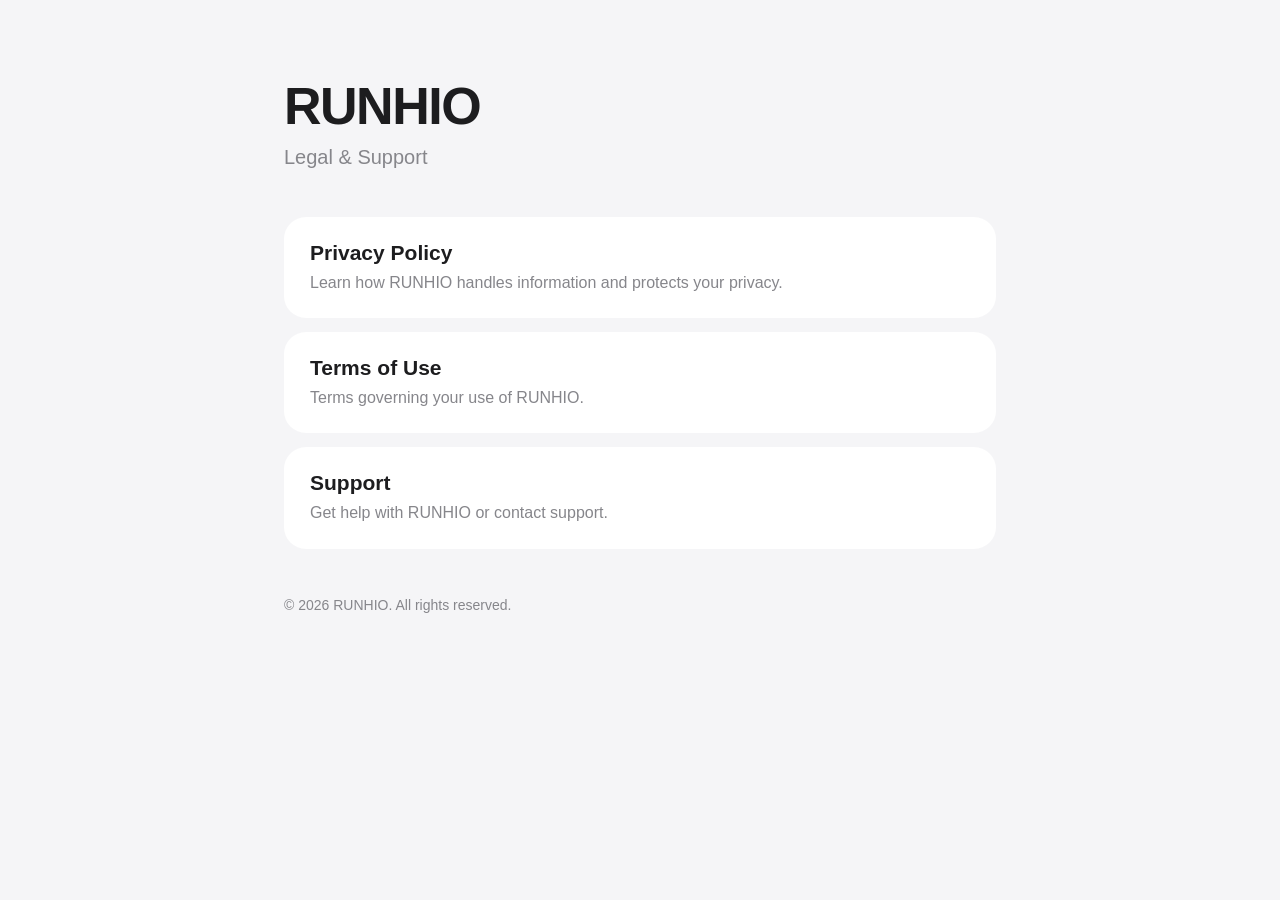
<file: index.html>
<!DOCTYPE html>
<html lang="en">
<head>
  <meta charset="UTF-8">
  <meta name="viewport" content="width=device-width, initial-scale=1.0">

  <title>RUNHIO — Legal & Support</title>

  <style>
    * {
      box-sizing: border-box;
    }

    body {
      margin: 0;
      font-family: -apple-system, BlinkMacSystemFont, "SF Pro Text",
                   "Helvetica Neue", Arial, sans-serif;
      background: #f5f5f7;
      color: #1d1d1f;
    }

    .container {
      max-width: 760px;
      margin: 0 auto;
      padding: 80px 24px;
    }

    h1 {
      font-size: 52px;
      line-height: 1;
      margin: 0 0 14px;
      letter-spacing: -1.5px;
    }

    .subtitle {
      font-size: 20px;
      color: #86868b;
      margin-bottom: 48px;
    }

    .card {
      display: block;
      background: #ffffff;
      border-radius: 22px;
      padding: 24px 26px;
      margin-bottom: 14px;
      text-decoration: none;
      color: #1d1d1f;
      transition: transform 0.15s ease;
    }

    .card:hover {
      transform: scale(1.01);
    }

    .title {
      font-size: 21px;
      font-weight: 600;
      margin-bottom: 6px;
    }

    .description {
      font-size: 16px;
      line-height: 1.45;
      color: #86868b;
    }

    footer {
      margin-top: 46px;
      color: #86868b;
      font-size: 14px;
      line-height: 1.5;
    }

    @media (max-width: 600px) {
      .container {
        padding: 56px 20px;
      }

      h1 {
        font-size: 44px;
      }

      .subtitle {
        font-size: 18px;
        margin-bottom: 36px;
      }
    }
  </style>
</head>

<body>
  <main class="container">
    <h1>RUNHIO</h1>
    <div class="subtitle">Legal &amp; Support</div>

    <a class="card" href="privacy/">
      <div class="title">Privacy Policy</div>
      <div class="description">
        Learn how RUNHIO handles information and protects your privacy.
      </div>
    </a>

    <a class="card" href="terms/">
      <div class="title">Terms of Use</div>
      <div class="description">
        Terms governing your use of RUNHIO.
      </div>
    </a>

    <a class="card" href="support/">
      <div class="title">Support</div>
      <div class="description">
        Get help with RUNHIO or contact support.
      </div>
    </a>

    <footer>
      © 2026 RUNHIO. All rights reserved.
    </footer>
  </main>
</body>
</html>
</file>
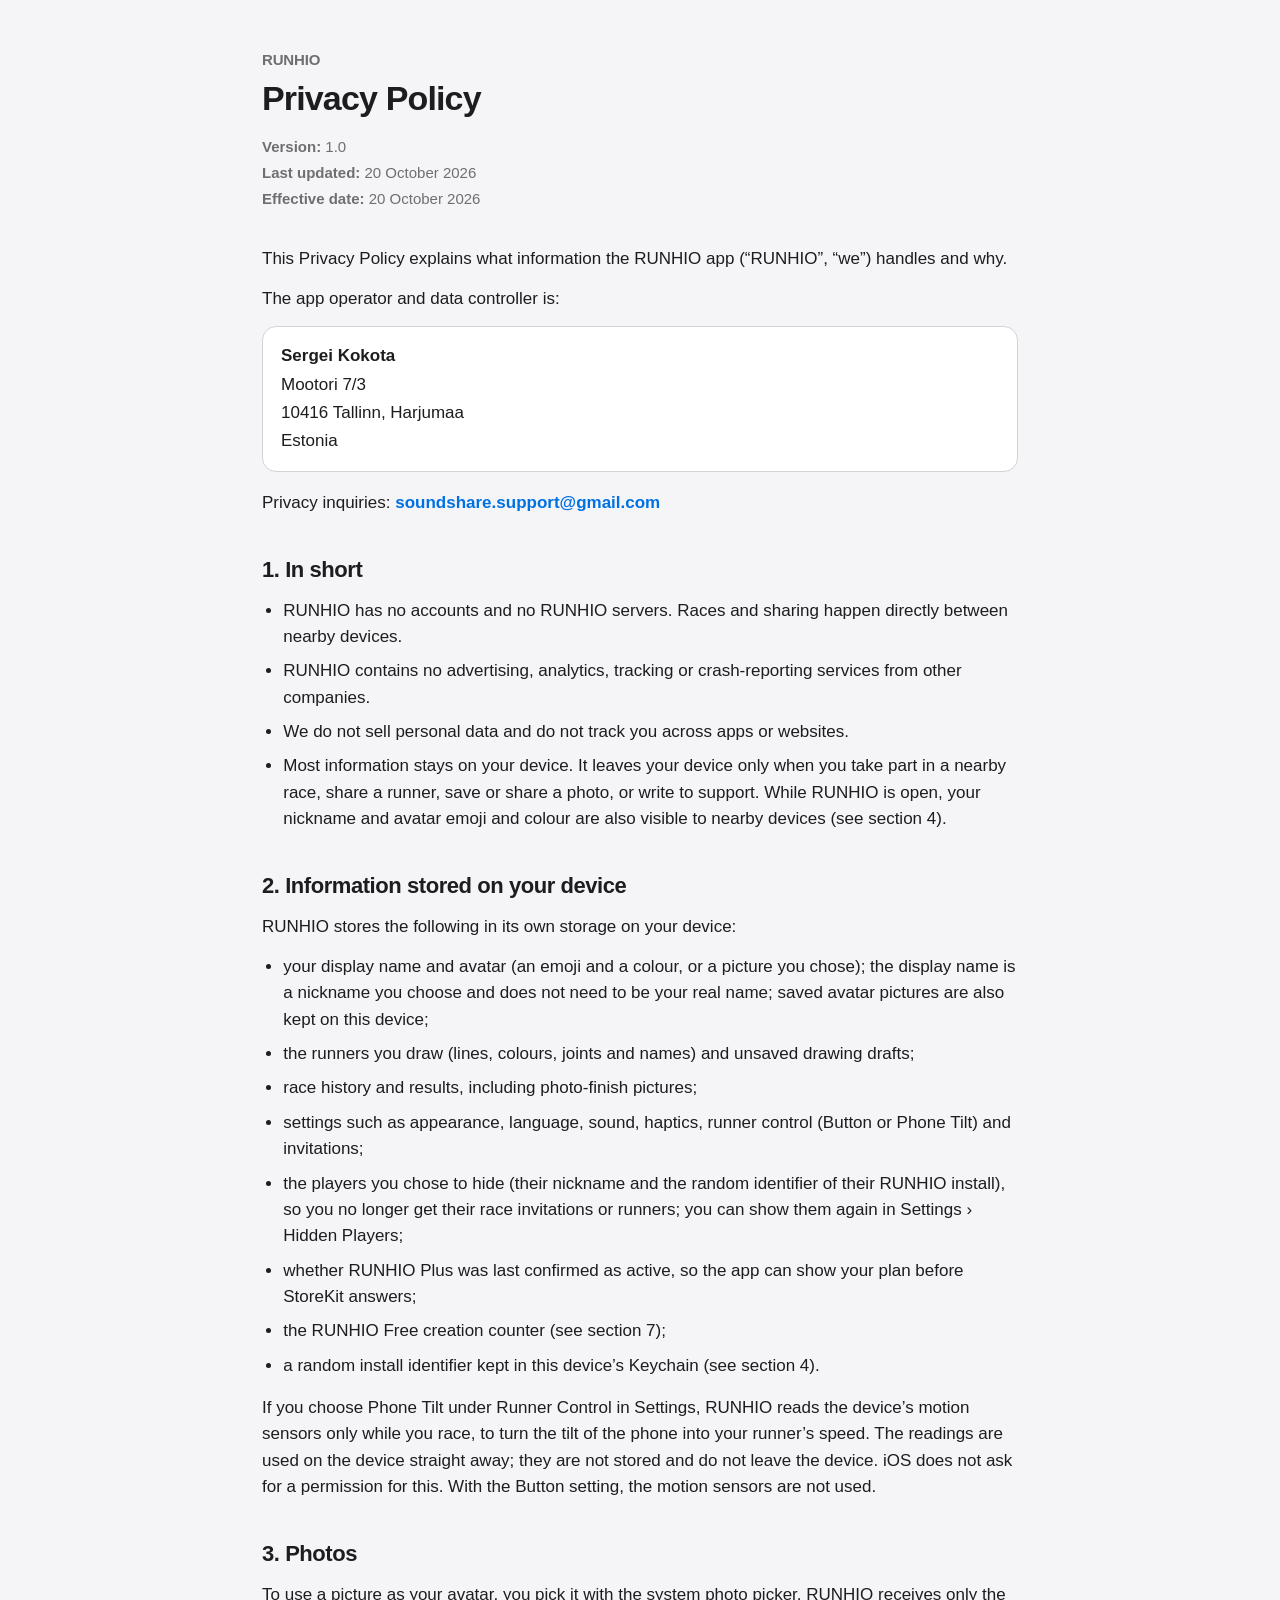
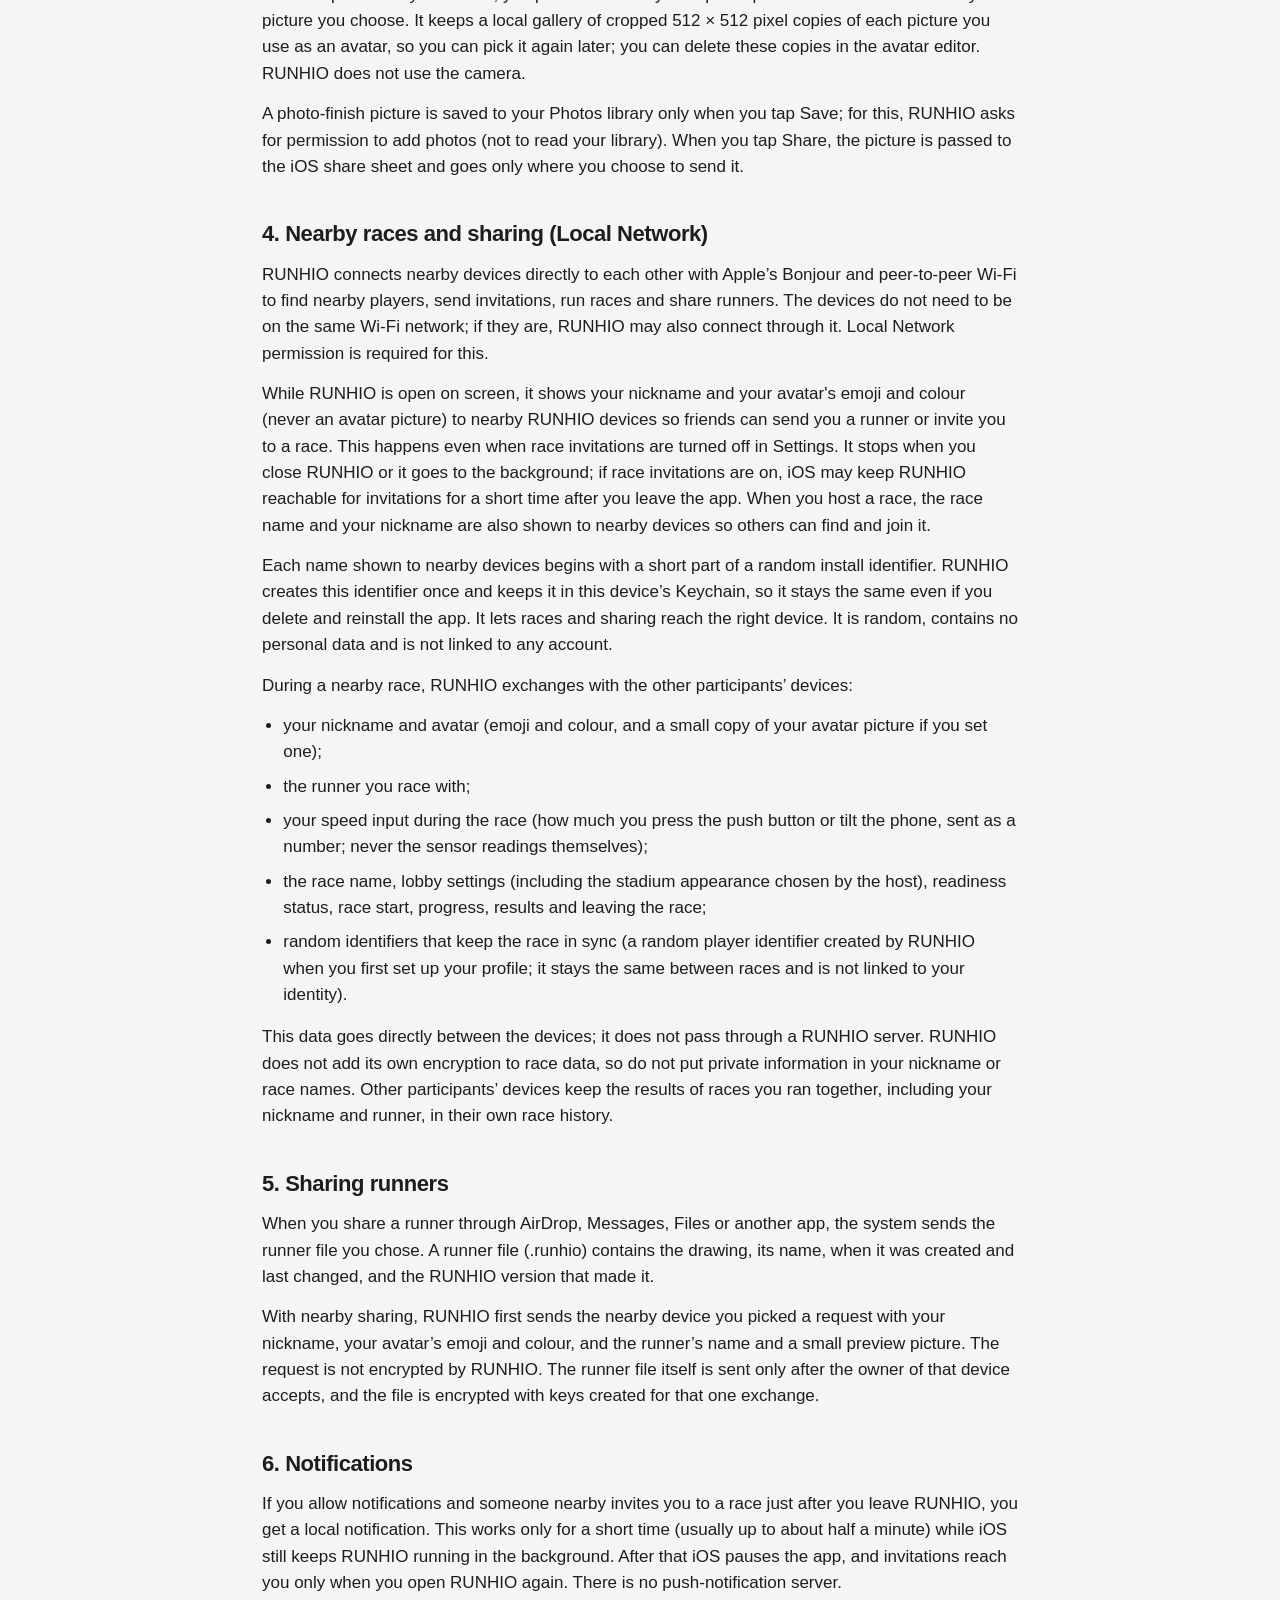
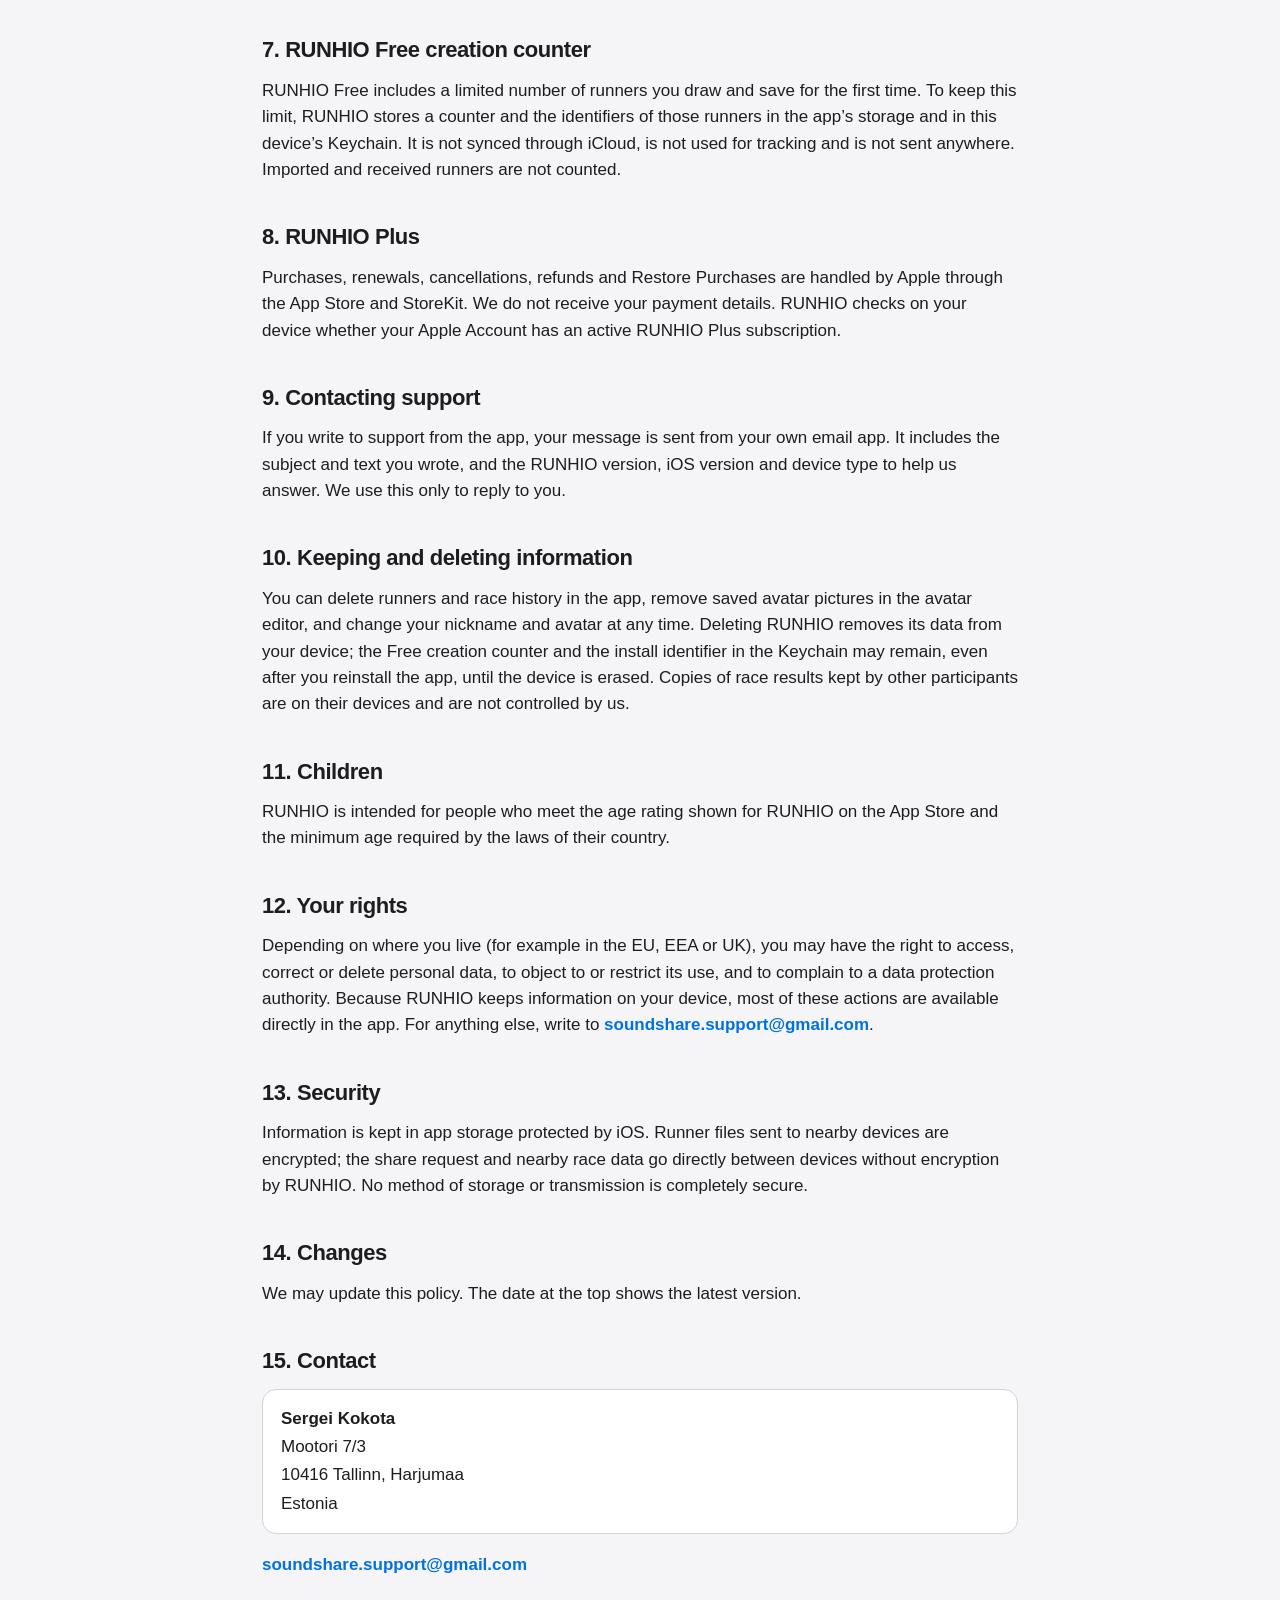
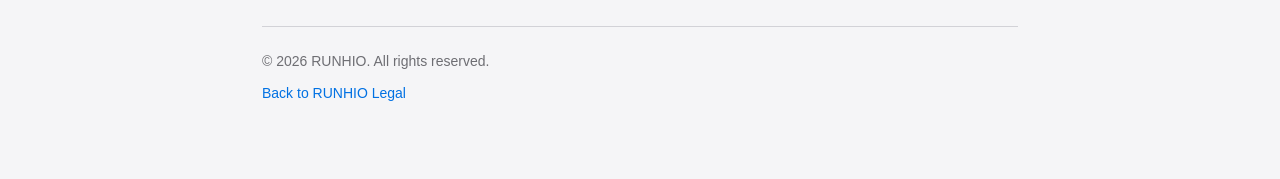
<file: privacy/index.html>
<!doctype html>
<html lang="en"><head><meta charset="utf-8"><meta name="viewport" content="width=device-width, initial-scale=1"><title>RUNHIO — Privacy Policy</title><style>
    :root {
      color-scheme: light;
      --bg: #f5f5f7;
      --surface: #ffffff;
      --text: #1d1d1f;
      --secondary: #6e6e73;
      --rule: #d2d2d7;
      --link: #0071e3;
      --max: 800px;
    }

    * {
      box-sizing: border-box;
    }

    body {
      margin: 0;
      background: var(--bg);
      color: var(--text);
      font-family: -apple-system, BlinkMacSystemFont, "SF Pro Text",
                   "Segoe UI", sans-serif;
      font-size: 17px;
      line-height: 1.55;
      -webkit-text-size-adjust: 100%;
    }

    main {
      max-width: var(--max);
      margin: 0 auto;
      padding: 48px 22px 64px;
    }

    .brand {
      font-size: 15px;
      font-weight: 600;
      letter-spacing: -0.01em;
      color: var(--secondary);
      margin: 0 0 8px;
    }

    h1 {
      margin: 0 0 18px;
      font-size: 34px;
      line-height: 1.15;
      font-weight: 700;
      letter-spacing: -0.025em;
    }

    .meta {
      margin: 0 0 36px;
      color: var(--secondary);
      font-size: 15px;
      line-height: 1.45;
    }

    .meta p {
      margin: 0 0 4px;
    }

    h2 {
      margin: 40px 0 14px;
      font-size: 22px;
      line-height: 1.25;
      font-weight: 650;
      letter-spacing: -0.02em;
    }

    p {
      margin: 0 0 14px;
    }

    ul {
      margin: 0 0 16px;
      padding-left: 1.25em;
    }

    li {
      margin: 0 0 8px;
    }

    strong {
      font-weight: 600;
    }

    a {
      color: var(--link);
      text-decoration: none;
    }

    a:hover {
      text-decoration: underline;
    }

    .controller {
      margin: 0 0 18px;
      padding: 16px 18px;
      background: var(--surface);
      border: 1px solid var(--rule);
      border-radius: 14px;
    }

    .controller p {
      margin: 0;
    }

    .controller p + p {
      margin-top: 2px;
    }

    footer {
      margin-top: 48px;
      padding-top: 24px;
      border-top: 1px solid var(--rule);
      color: var(--secondary);
      font-size: 14px;
    }

    footer p {
      margin: 0 0 10px;
    }

    @media (max-width: 480px) {
      main {
        padding: 32px 18px 48px;
      }

      h1 {
        font-size: 30px;
      }

      h2 {
        font-size: 20px;
      }
    }
  </style></head><body><main><p class="brand">RUNHIO</p><h1>Privacy Policy</h1><div class="meta"><p><strong>Version:</strong> 1.0</p><p><strong>Last updated:</strong> 20 October 2026</p><p><strong>Effective date:</strong> 20 October 2026</p></div><p>This Privacy Policy explains what information the RUNHIO app (“RUNHIO”, “we”) handles and why.</p><p>The app operator and data controller is:</p><div class="controller"><p><strong>Sergei Kokota</strong></p><p>Mootori 7/3</p><p>10416 Tallinn, Harjumaa</p><p>Estonia</p></div><p>Privacy inquiries: <a href="mailto:soundshare.support@gmail.com"><strong>soundshare.support@gmail.com</strong></a></p><h2>1. In short</h2>
<ul><li>RUNHIO has no accounts and no RUNHIO servers. Races and sharing happen directly between nearby devices.</li><li>RUNHIO contains no advertising, analytics, tracking or crash-reporting services from other companies.</li><li>We do not sell personal data and do not track you across apps or websites.</li><li>Most information stays on your device. It leaves your device only when you take part in a nearby race, share a runner, save or share a photo, or write to support. While RUNHIO is open, your nickname and avatar emoji and colour are also visible to nearby devices (see section 4).</li></ul>
<h2>2. Information stored on your device</h2>
<p>RUNHIO stores the following in its own storage on your device:</p>
<ul><li>your display name and avatar (an emoji and a colour, or a picture you chose); the display name is a nickname you choose and does not need to be your real name; saved avatar pictures are also kept on this device;</li><li>the runners you draw (lines, colours, joints and names) and unsaved drawing drafts;</li><li>race history and results, including photo-finish pictures;</li><li>settings such as appearance, language, sound, haptics, runner control (Button or Phone Tilt) and invitations;</li><li>the players you chose to hide (their nickname and the random identifier of their RUNHIO install), so you no longer get their race invitations or runners; you can show them again in Settings › Hidden Players;</li><li>whether RUNHIO Plus was last confirmed as active, so the app can show your plan before StoreKit answers;</li><li>the RUNHIO Free creation counter (see section 7);</li><li>a random install identifier kept in this device’s Keychain (see section 4).</li></ul>
<p>If you choose Phone Tilt under Runner Control in Settings, RUNHIO reads the device’s motion sensors only while you race, to turn the tilt of the phone into your runner’s speed. The readings are used on the device straight away; they are not stored and do not leave the device. iOS does not ask for a permission for this. With the Button setting, the motion sensors are not used.</p>
<h2>3. Photos</h2>
<p>To use a picture as your avatar, you pick it with the system photo picker. RUNHIO receives only the picture you choose. It keeps a local gallery of cropped 512 × 512 pixel copies of each picture you use as an avatar, so you can pick it again later; you can delete these copies in the avatar editor. RUNHIO does not use the camera.</p>
<p>A photo-finish picture is saved to your Photos library only when you tap Save; for this, RUNHIO asks for permission to add photos (not to read your library). When you tap Share, the picture is passed to the iOS share sheet and goes only where you choose to send it.</p>
<h2>4. Nearby races and sharing (Local Network)</h2>
<p>RUNHIO connects nearby devices directly to each other with Apple’s Bonjour and peer-to-peer Wi-Fi to find nearby players, send invitations, run races and share runners. The devices do not need to be on the same Wi-Fi network; if they are, RUNHIO may also connect through it. Local Network permission is required for this.</p>
<p>While RUNHIO is open on screen, it shows your nickname and your avatar's emoji and colour (never an avatar picture) to nearby RUNHIO devices so friends can send you a runner or invite you to a race. This happens even when race invitations are turned off in Settings. It stops when you close RUNHIO or it goes to the background; if race invitations are on, iOS may keep RUNHIO reachable for invitations for a short time after you leave the app. When you host a race, the race name and your nickname are also shown to nearby devices so others can find and join it.</p>
<p>Each name shown to nearby devices begins with a short part of a random install identifier. RUNHIO creates this identifier once and keeps it in this device’s Keychain, so it stays the same even if you delete and reinstall the app. It lets races and sharing reach the right device. It is random, contains no personal data and is not linked to any account.</p>
<p>During a nearby race, RUNHIO exchanges with the other participants’ devices:</p>
<ul><li>your nickname and avatar (emoji and colour, and a small copy of your avatar picture if you set one);</li><li>the runner you race with;</li><li>your speed input during the race (how much you press the push button or tilt the phone, sent as a number; never the sensor readings themselves);</li><li>the race name, lobby settings (including the stadium appearance chosen by the host), readiness status, race start, progress, results and leaving the race;</li><li>random identifiers that keep the race in sync (a random player identifier created by RUNHIO when you first set up your profile; it stays the same between races and is not linked to your identity).</li></ul>
<p>This data goes directly between the devices; it does not pass through a RUNHIO server. RUNHIO does not add its own encryption to race data, so do not put private information in your nickname or race names. Other participants’ devices keep the results of races you ran together, including your nickname and runner, in their own race history.</p>
<h2>5. Sharing runners</h2>
<p>When you share a runner through AirDrop, Messages, Files or another app, the system sends the runner file you chose. A runner file (.runhio) contains the drawing, its name, when it was created and last changed, and the RUNHIO version that made it.</p>
<p>With nearby sharing, RUNHIO first sends the nearby device you picked a request with your nickname, your avatar’s emoji and colour, and the runner’s name and a small preview picture. The request is not encrypted by RUNHIO. The runner file itself is sent only after the owner of that device accepts, and the file is encrypted with keys created for that one exchange.</p>
<h2>6. Notifications</h2>
<p>If you allow notifications and someone nearby invites you to a race just after you leave RUNHIO, you get a local notification. This works only for a short time (usually up to about half a minute) while iOS still keeps RUNHIO running in the background. After that iOS pauses the app, and invitations reach you only when you open RUNHIO again. There is no push-notification server.</p>
<h2>7. RUNHIO Free creation counter</h2>
<p>RUNHIO Free includes a limited number of runners you draw and save for the first time. To keep this limit, RUNHIO stores a counter and the identifiers of those runners in the app’s storage and in this device’s Keychain. It is not synced through iCloud, is not used for tracking and is not sent anywhere. Imported and received runners are not counted.</p>
<h2>8. RUNHIO Plus</h2>
<p>Purchases, renewals, cancellations, refunds and Restore Purchases are handled by Apple through the App Store and StoreKit. We do not receive your payment details. RUNHIO checks on your device whether your Apple Account has an active RUNHIO Plus subscription.</p>
<h2>9. Contacting support</h2>
<p>If you write to support from the app, your message is sent from your own email app. It includes the subject and text you wrote, and the RUNHIO version, iOS version and device type to help us answer. We use this only to reply to you.</p>
<h2>10. Keeping and deleting information</h2>
<p>You can delete runners and race history in the app, remove saved avatar pictures in the avatar editor, and change your nickname and avatar at any time. Deleting RUNHIO removes its data from your device; the Free creation counter and the install identifier in the Keychain may remain, even after you reinstall the app, until the device is erased. Copies of race results kept by other participants are on their devices and are not controlled by us.</p>
<h2>11. Children</h2>
<p>RUNHIO is intended for people who meet the age rating shown for RUNHIO on the App Store and the minimum age required by the laws of their country.</p>
<h2>12. Your rights</h2>
<p>Depending on where you live (for example in the EU, EEA or UK), you may have the right to access, correct or delete personal data, to object to or restrict its use, and to complain to a data protection authority. Because RUNHIO keeps information on your device, most of these actions are available directly in the app. For anything else, write to <strong><a href="mailto:soundshare.support@gmail.com">soundshare.support@gmail.com</a></strong>.</p>
<h2>13. Security</h2>
<p>Information is kept in app storage protected by iOS. Runner files sent to nearby devices are encrypted; the share request and nearby race data go directly between devices without encryption by RUNHIO. No method of storage or transmission is completely secure.</p>
<h2>14. Changes</h2>
<p>We may update this policy. The date at the top shows the latest version.</p>
<h2>15. Contact</h2><div class="controller"><p><strong>Sergei Kokota</strong></p><p>Mootori 7/3</p><p>10416 Tallinn, Harjumaa</p><p>Estonia</p></div><p><strong><a href="mailto:soundshare.support@gmail.com">soundshare.support@gmail.com</a></strong></p><footer><p>© 2026 RUNHIO. All rights reserved.</p><p><a href="../">Back to RUNHIO Legal</a></p></footer></main></body></html>
</file>
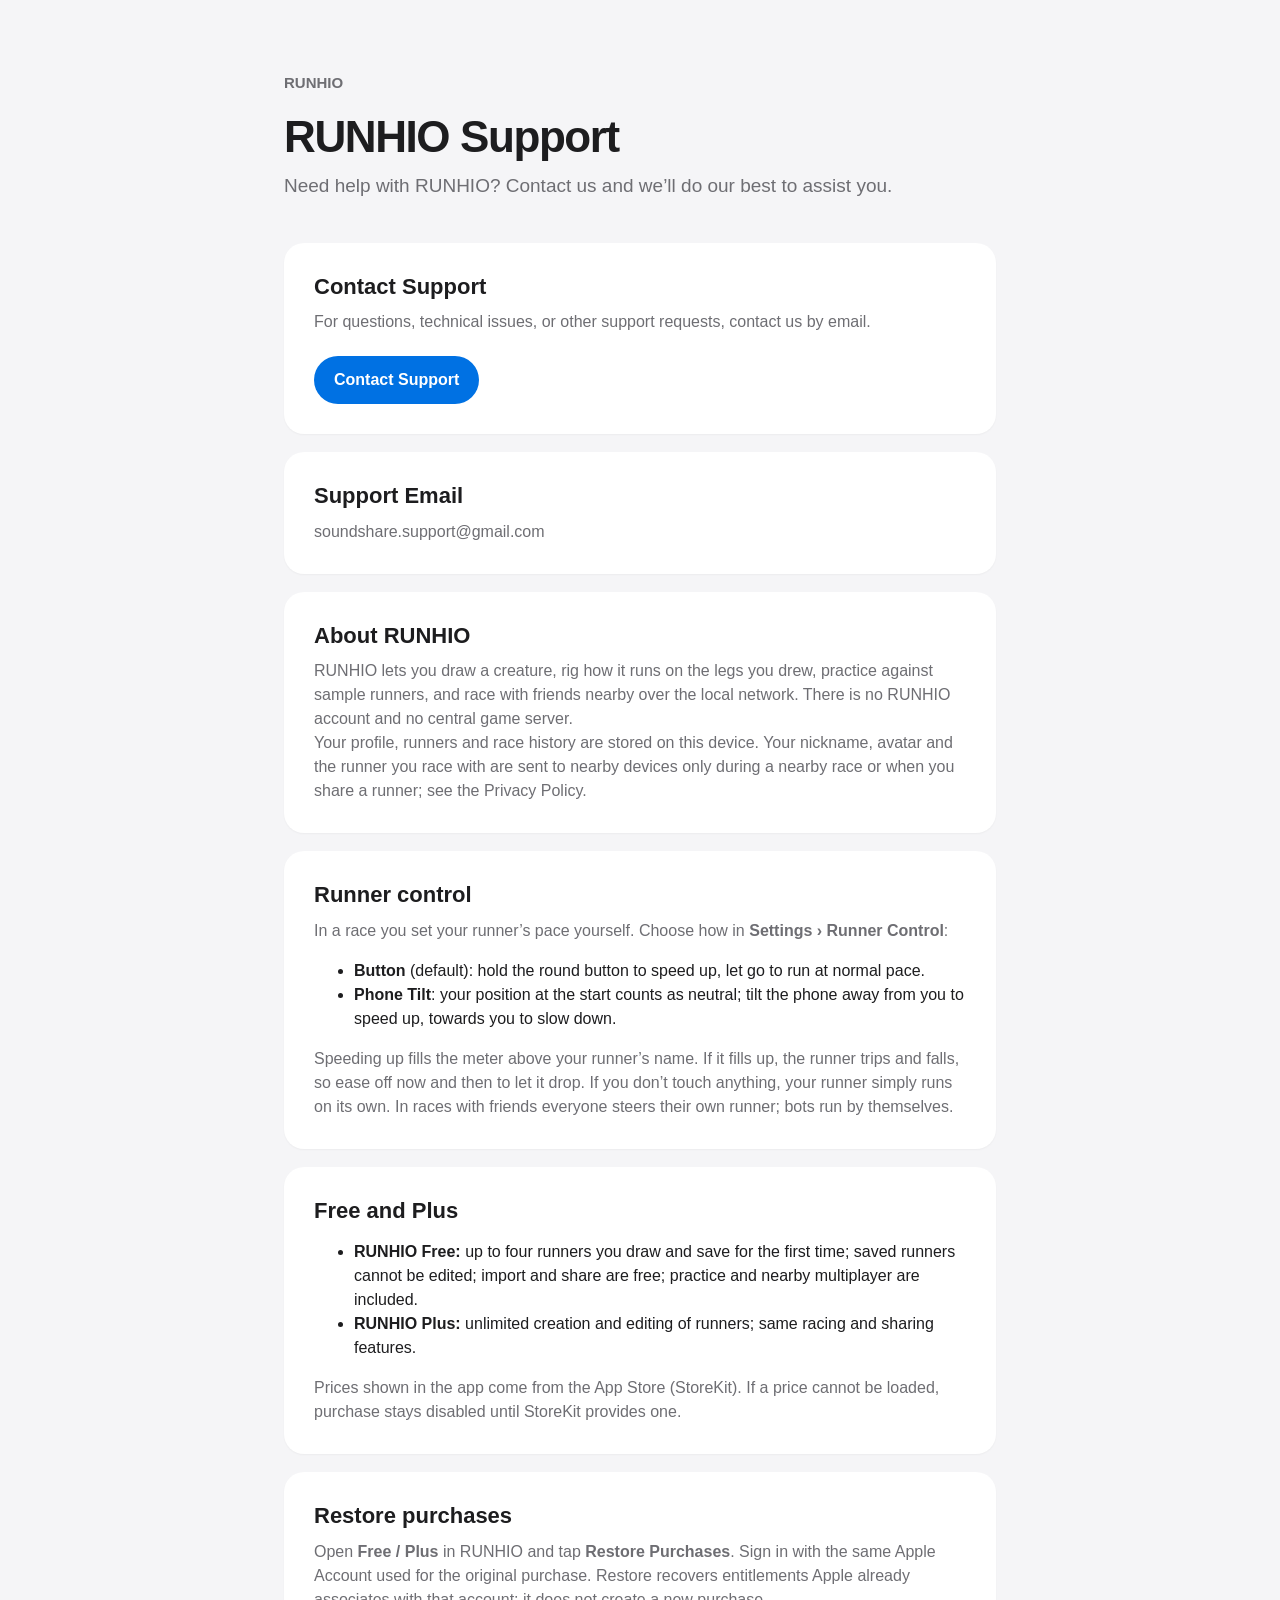
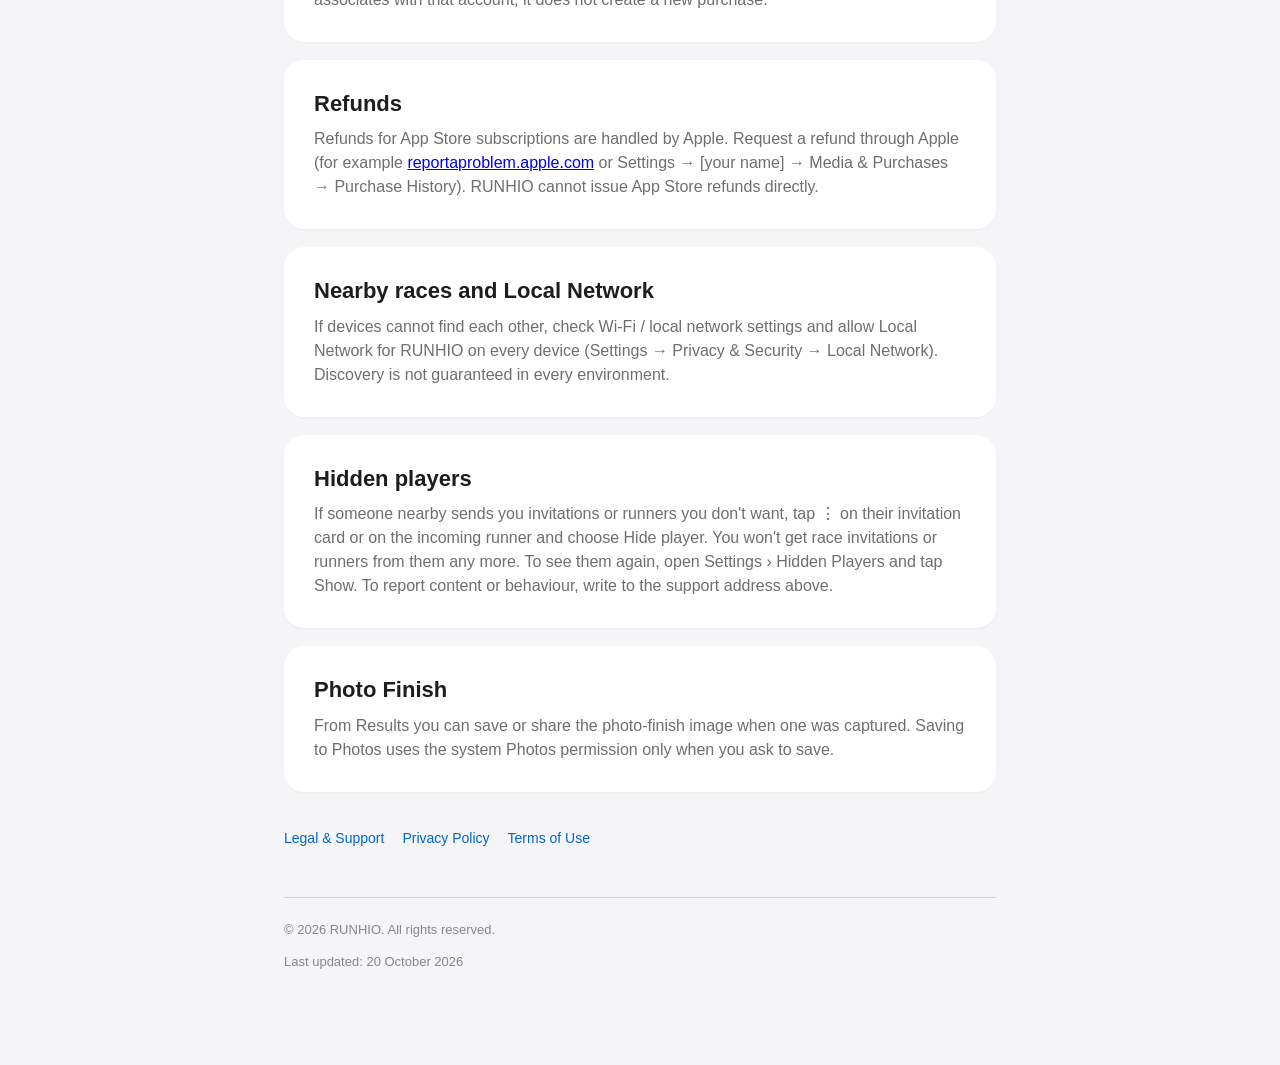
<file: support/index.html>
<!doctype html>
<html lang="en"><head><meta charset="utf-8"><meta name="viewport" content="width=device-width, initial-scale=1"><title>RUNHIO Support</title><style>
    * {
      box-sizing: border-box;
    }

    body {
      margin: 0;
      padding: 0;
      background: #f5f5f7;
      color: #1d1d1f;
      font-family: -apple-system, BlinkMacSystemFont, "SF Pro Text",
        "SF Pro Display", "Helvetica Neue", Arial, sans-serif;
      line-height: 1.5;
    }

    .container {
      max-width: 760px;
      margin: 0 auto;
      padding: 72px 24px 80px;
    }

    .brand {
      font-size: 15px;
      font-weight: 600;
      color: #6e6e73;
      margin-bottom: 18px;
    }

    h1 {
      margin: 0 0 12px;
      font-size: 44px;
      line-height: 1.08;
      letter-spacing: -1.4px;
      font-weight: 700;
    }

    .intro {
      margin: 0 0 42px;
      max-width: 620px;
      font-size: 19px;
      color: #6e6e73;
    }

    .card {
      background: #ffffff;
      border-radius: 20px;
      padding: 30px;
      margin-bottom: 18px;
      box-shadow: 0 1px 2px rgba(0, 0, 0, 0.04);
    }

    .card h2 {
      margin: 0 0 10px;
      font-size: 22px;
      line-height: 1.25;
      font-weight: 600;
    }

    .card p {
      margin: 0;
      font-size: 16px;
      color: #6e6e73;
    }

    .email {
      display: inline-block;
      margin-top: 22px;
      padding: 12px 20px;
      background: #0071e3;
      color: #ffffff;
      text-decoration: none;
      font-size: 16px;
      font-weight: 600;
      border-radius: 980px;
    }

    .email:hover {
      background: #0077ed;
    }

    .links {
      margin-top: 36px;
      display: flex;
      flex-wrap: wrap;
      gap: 18px;
      font-size: 14px;
    }

    .links a {
      color: #0066cc;
      text-decoration: none;
    }

    .links a:hover {
      text-decoration: underline;
    }

    footer {
      margin-top: 48px;
      padding-top: 22px;
      border-top: 1px solid #d2d2d7;
      font-size: 13px;
      color: #86868b;
    }

    @media (max-width: 600px) {
      .container {
        padding: 48px 20px 60px;
      }

      h1 {
        font-size: 36px;
      }

      .intro {
        font-size: 17px;
      }

      .card {
        padding: 24px;
        border-radius: 18px;
      }
    }
  </style></head><body><main class="container"><div class="brand">RUNHIO</div><h1>RUNHIO Support</h1><p class="intro">Need help with RUNHIO? Contact us and we’ll do our best to assist you.</p><section class="card"><h2>Contact Support</h2><p>For questions, technical issues, or other support requests, contact us by email.</p><a class="email" href="mailto:soundshare.support@gmail.com?subject=RUNHIO%20Support">Contact Support</a></section><section class="card"><h2>Support Email</h2><p>soundshare.support@gmail.com</p></section><section class="card"><h2>About RUNHIO</h2><p>RUNHIO lets you draw a creature, rig how it runs on the legs you drew, practice against sample runners, and race with friends nearby over the local network. There is no RUNHIO account and no central game server.</p>
<p>Your profile, runners and race history are stored on this device. Your nickname, avatar and the runner you race with are sent to nearby devices only during a nearby race or when you share a runner; see the Privacy Policy.</p></section>
<section class="card"><h2>Runner control</h2><p>In a race you set your runner’s pace yourself. Choose how in <strong>Settings › Runner Control</strong>:</p>
<ul><li><strong>Button</strong> (default): hold the round button to speed up, let go to run at normal pace.</li><li><strong>Phone Tilt</strong>: your position at the start counts as neutral; tilt the phone away from you to speed up, towards you to slow down.</li></ul>
<p>Speeding up fills the meter above your runner’s name. If it fills up, the runner trips and falls, so ease off now and then to let it drop. If you don’t touch anything, your runner simply runs on its own. In races with friends everyone steers their own runner; bots run by themselves.</p></section>
<section class="card"><h2>Free and Plus</h2><ul><li><strong>RUNHIO Free:</strong> up to four runners you draw and save for the first time; saved runners cannot be edited; import and share are free; practice and nearby multiplayer are included.</li><li><strong>RUNHIO Plus:</strong> unlimited creation and editing of runners; same racing and sharing features.</li></ul>
<p>Prices shown in the app come from the App Store (StoreKit). If a price cannot be loaded, purchase stays disabled until StoreKit provides one.</p></section>
<section class="card"><h2>Restore purchases</h2><p>Open <strong>Free / Plus</strong> in RUNHIO and tap <strong>Restore Purchases</strong>. Sign in with the same Apple Account used for the original purchase. Restore recovers entitlements Apple already associates with that account; it does not create a new purchase.</p></section>
<section class="card"><h2>Refunds</h2><p>Refunds for App Store subscriptions are handled by Apple. Request a refund through Apple (for example <a href="https://reportaproblem.apple.com">reportaproblem.apple.com</a> or Settings → [your name] → Media &amp; Purchases → Purchase History). RUNHIO cannot issue App Store refunds directly.</p></section>
<section class="card"><h2>Nearby races and Local Network</h2><p>If devices cannot find each other, check Wi‑Fi / local network settings and allow Local Network for RUNHIO on every device (Settings → Privacy &amp; Security → Local Network). Discovery is not guaranteed in every environment.</p></section>
<section class="card"><h2>Hidden players</h2><p>If someone nearby sends you invitations or runners you don't want, tap ⋮ on their invitation card or on the incoming runner and choose Hide player. You won't get race invitations or runners from them any more. To see them again, open Settings › Hidden Players and tap Show. To report content or behaviour, write to the support address above.</p></section>
<section class="card"><h2>Photo Finish</h2><p>From Results you can save or share the photo-finish image when one was captured. Saving to Photos uses the system Photos permission only when you ask to save.</p></section><nav class="links"><a href="../">Legal &amp; Support</a><a href="../privacy/">Privacy Policy</a><a href="../terms/">Terms of Use</a></nav><footer>© 2026 RUNHIO. All rights reserved.<p>Last updated: 20 October 2026</p></footer></main></body></html>
</file>
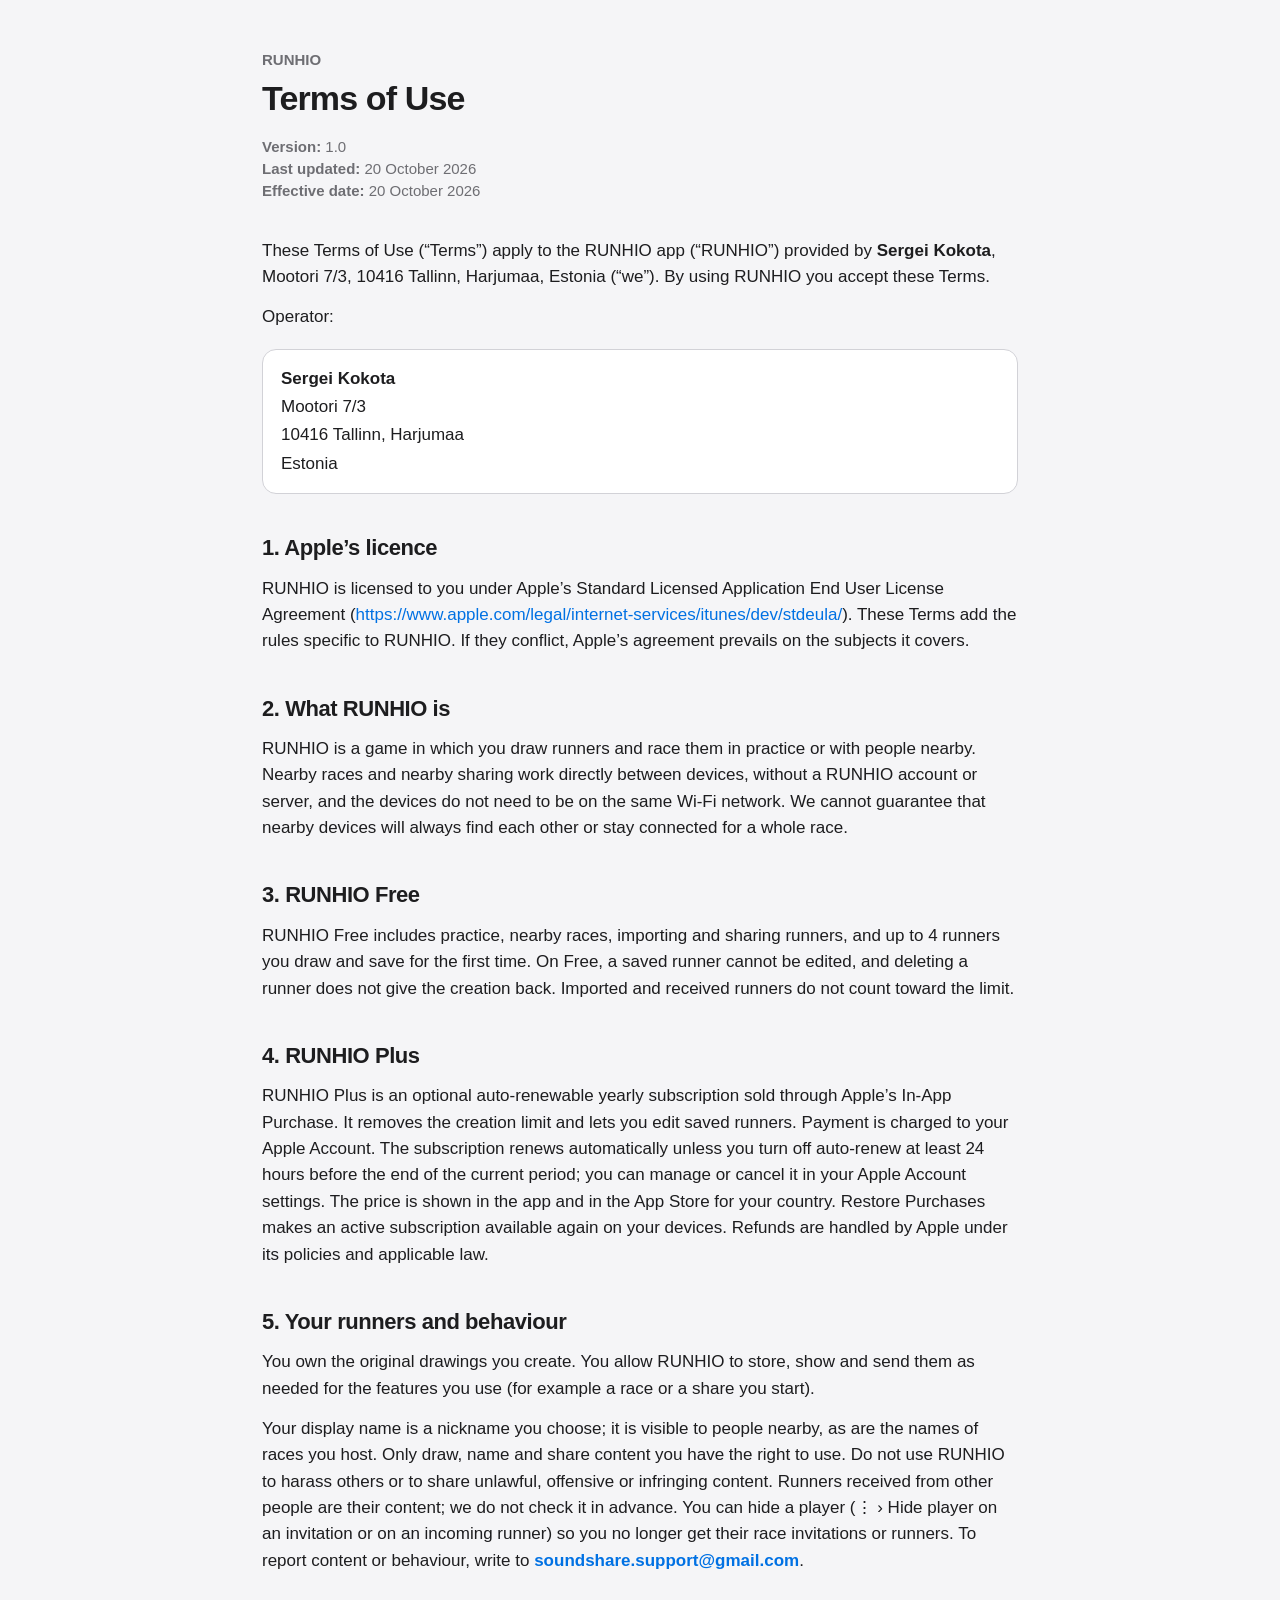
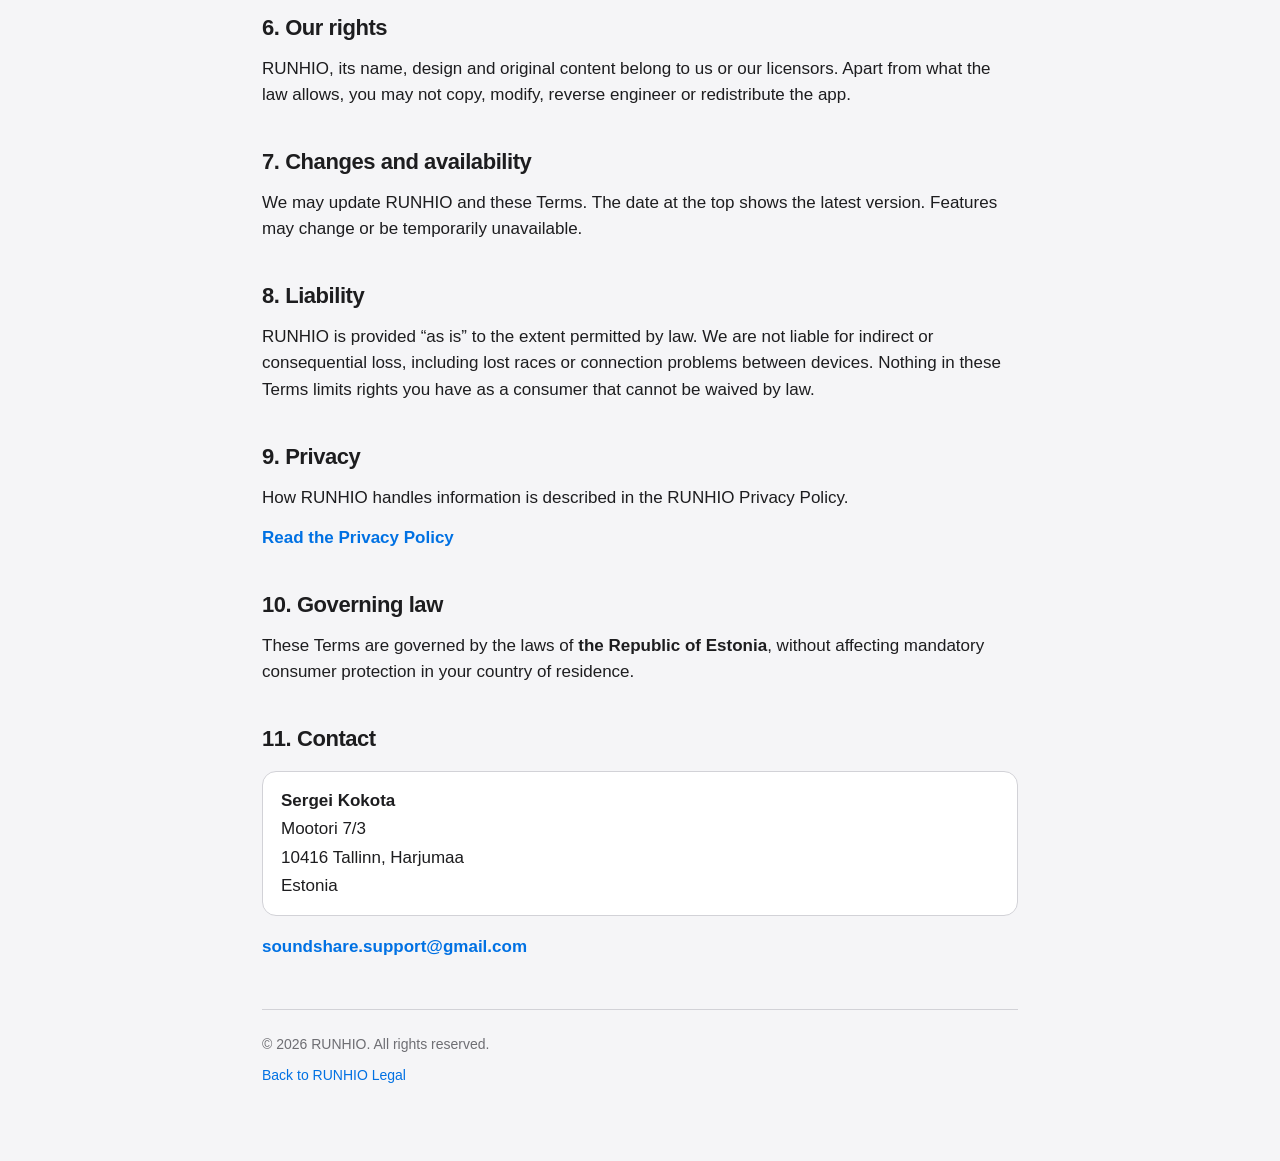
<file: terms/index.html>
<!doctype html>
<html lang="en"><head><meta charset="utf-8"><meta name="viewport" content="width=device-width, initial-scale=1"><title>RUNHIO — Terms of Use</title><style>
    :root {
      color-scheme: light;
      --background: #f5f5f7;
      --surface: #ffffff;
      --text: #1d1d1f;
      --secondary: #6e6e73;
      --border: #d2d2d7;
      --blue: #0071e3;
      --max: 800px;
    }

    * {
      box-sizing: border-box;
    }

    body {
      margin: 0;
      background: var(--background);
      color: var(--text);
      font-family: -apple-system, BlinkMacSystemFont, "SF Pro Text",
                   "Helvetica Neue", Arial, sans-serif;
      font-size: 17px;
      line-height: 1.55;
      -webkit-text-size-adjust: 100%;
    }

    main {
      max-width: var(--max);
      margin: 0 auto;
      padding: 48px 22px 64px;
    }

    .brand {
      font-size: 15px;
      font-weight: 600;
      color: var(--secondary);
      margin: 0 0 8px;
    }

    h1 {
      margin: 0 0 18px;
      font-size: 34px;
      line-height: 1.15;
      font-weight: 700;
      letter-spacing: -0.025em;
    }

    .meta {
      color: var(--secondary);
      font-size: 15px;
      margin-bottom: 36px;
      line-height: 1.45;
    }

    h2 {
      margin: 40px 0 14px;
      font-size: 22px;
      line-height: 1.25;
      font-weight: 650;
      letter-spacing: -0.02em;
    }

    p {
      margin: 0 0 14px;
    }

    ul {
      margin: 0 0 16px;
      padding-left: 1.25em;
    }

    li {
      margin: 0 0 8px;
    }

    a {
      color: var(--blue);
      text-decoration: none;
    }

    a:hover {
      text-decoration: underline;
    }

    .provider {
      margin: 18px 0;
      padding: 16px 18px;
      background: var(--surface);
      border: 1px solid var(--border);
      border-radius: 14px;
    }

    .provider p {
      margin: 0;
    }

    .provider p + p {
      margin-top: 2px;
    }

    footer {
      margin-top: 48px;
      padding-top: 24px;
      border-top: 1px solid var(--border);
      color: var(--secondary);
      font-size: 14px;
    }

    footer p {
      margin: 0 0 10px;
    }

    @media (max-width: 480px) {
      main {
        padding: 32px 18px 48px;
      }

      h1 {
        font-size: 30px;
      }

      h2 {
        font-size: 20px;
      }
    }
  </style></head><body><main><p class="brand">RUNHIO</p><h1>Terms of Use</h1><div class="meta"><div><strong>Version:</strong> 1.0</div><div><strong>Last updated:</strong> 20 October 2026</div><div><strong>Effective date:</strong> 20 October 2026</div></div><p>These Terms of Use (“Terms”) apply to the RUNHIO app (“RUNHIO”) provided by <strong>Sergei Kokota</strong>, Mootori 7/3, 10416 Tallinn, Harjumaa, Estonia (“we”). By using RUNHIO you accept these Terms.</p><p>Operator:</p><div class="provider"><p><strong>Sergei Kokota</strong></p><p>Mootori 7/3</p><p>10416 Tallinn, Harjumaa</p><p>Estonia</p></div><h2>1. Apple’s licence</h2>
<p>RUNHIO is licensed to you under Apple’s Standard Licensed Application End User License Agreement (<a href="https://www.apple.com/legal/internet-services/itunes/dev/stdeula/">https://www.apple.com/legal/internet-services/itunes/dev/stdeula/</a>). These Terms add the rules specific to RUNHIO. If they conflict, Apple’s agreement prevails on the subjects it covers.</p>
<h2>2. What RUNHIO is</h2>
<p>RUNHIO is a game in which you draw runners and race them in practice or with people nearby. Nearby races and nearby sharing work directly between devices, without a RUNHIO account or server, and the devices do not need to be on the same Wi-Fi network. We cannot guarantee that nearby devices will always find each other or stay connected for a whole race.</p>
<h2>3. RUNHIO Free</h2>
<p>RUNHIO Free includes practice, nearby races, importing and sharing runners, and up to 4 runners you draw and save for the first time. On Free, a saved runner cannot be edited, and deleting a runner does not give the creation back. Imported and received runners do not count toward the limit.</p>
<h2>4. RUNHIO Plus</h2>
<p>RUNHIO Plus is an optional auto-renewable yearly subscription sold through Apple’s In-App Purchase. It removes the creation limit and lets you edit saved runners. Payment is charged to your Apple Account. The subscription renews automatically unless you turn off auto-renew at least 24 hours before the end of the current period; you can manage or cancel it in your Apple Account settings. The price is shown in the app and in the App Store for your country. Restore Purchases makes an active subscription available again on your devices. Refunds are handled by Apple under its policies and applicable law.</p>
<h2>5. Your runners and behaviour</h2>
<p>You own the original drawings you create. You allow RUNHIO to store, show and send them as needed for the features you use (for example a race or a share you start).</p>
<p>Your display name is a nickname you choose; it is visible to people nearby, as are the names of races you host. Only draw, name and share content you have the right to use. Do not use RUNHIO to harass others or to share unlawful, offensive or infringing content. Runners received from other people are their content; we do not check it in advance. You can hide a player (⋮ › Hide player on an invitation or on an incoming runner) so you no longer get their race invitations or runners. To report content or behaviour, write to <strong><a href="mailto:soundshare.support@gmail.com">soundshare.support@gmail.com</a></strong>.</p>
<h2>6. Our rights</h2>
<p>RUNHIO, its name, design and original content belong to us or our licensors. Apart from what the law allows, you may not copy, modify, reverse engineer or redistribute the app.</p>
<h2>7. Changes and availability</h2>
<p>We may update RUNHIO and these Terms. The date at the top shows the latest version. Features may change or be temporarily unavailable.</p>
<h2>8. Liability</h2>
<p>RUNHIO is provided “as is” to the extent permitted by law. We are not liable for indirect or consequential loss, including lost races or connection problems between devices. Nothing in these Terms limits rights you have as a consumer that cannot be waived by law.</p>
<h2>9. Privacy</h2><p>How RUNHIO handles information is described in the RUNHIO Privacy Policy.</p><p><a href="../privacy/"><strong>Read the Privacy Policy</strong></a></p>
<h2>10. Governing law</h2>
<p>These Terms are governed by the laws of <strong>the Republic of Estonia</strong>, without affecting mandatory consumer protection in your country of residence.</p>
<h2>11. Contact</h2><div class="provider"><p><strong>Sergei Kokota</strong></p><p>Mootori 7/3</p><p>10416 Tallinn, Harjumaa</p><p>Estonia</p></div><p><strong><a href="mailto:soundshare.support@gmail.com">soundshare.support@gmail.com</a></strong></p><footer><p>© 2026 RUNHIO. All rights reserved.</p><p><a href="../">Back to RUNHIO Legal</a></p></footer></main></body></html>
</file>
